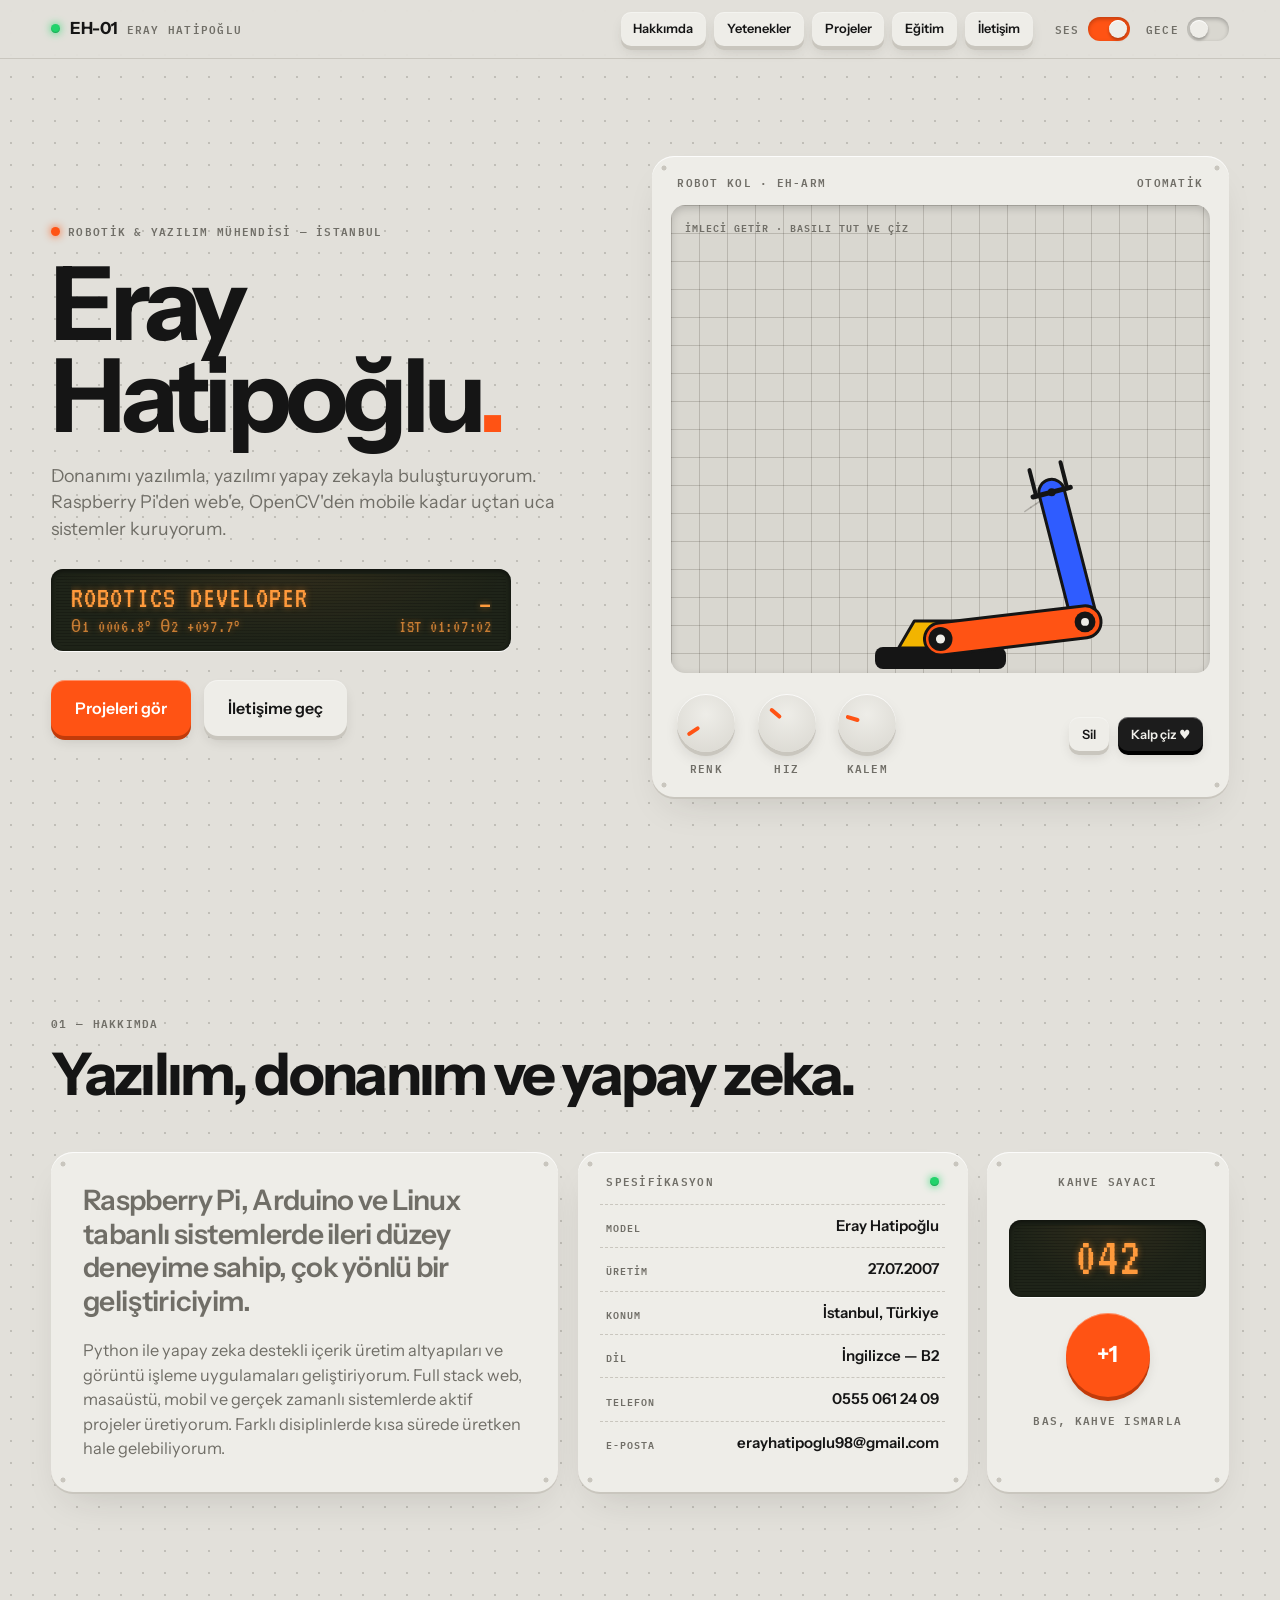
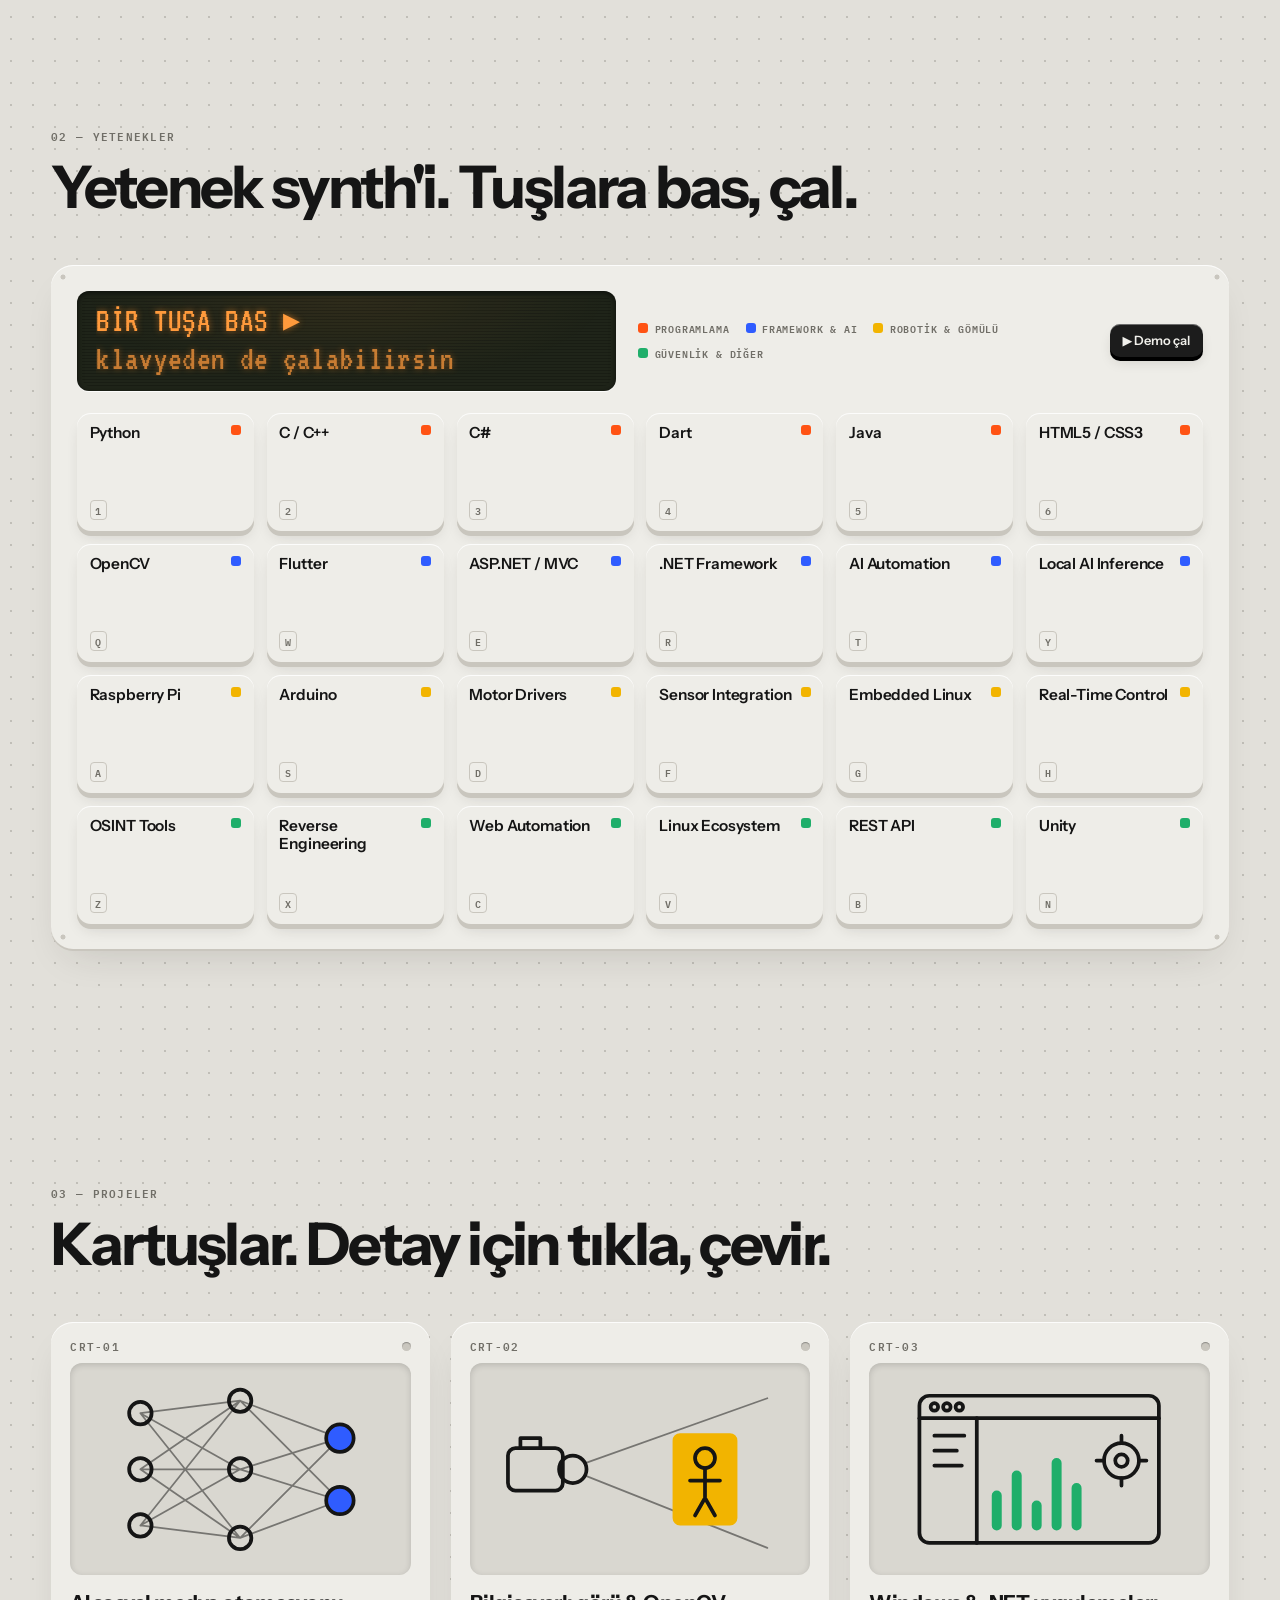
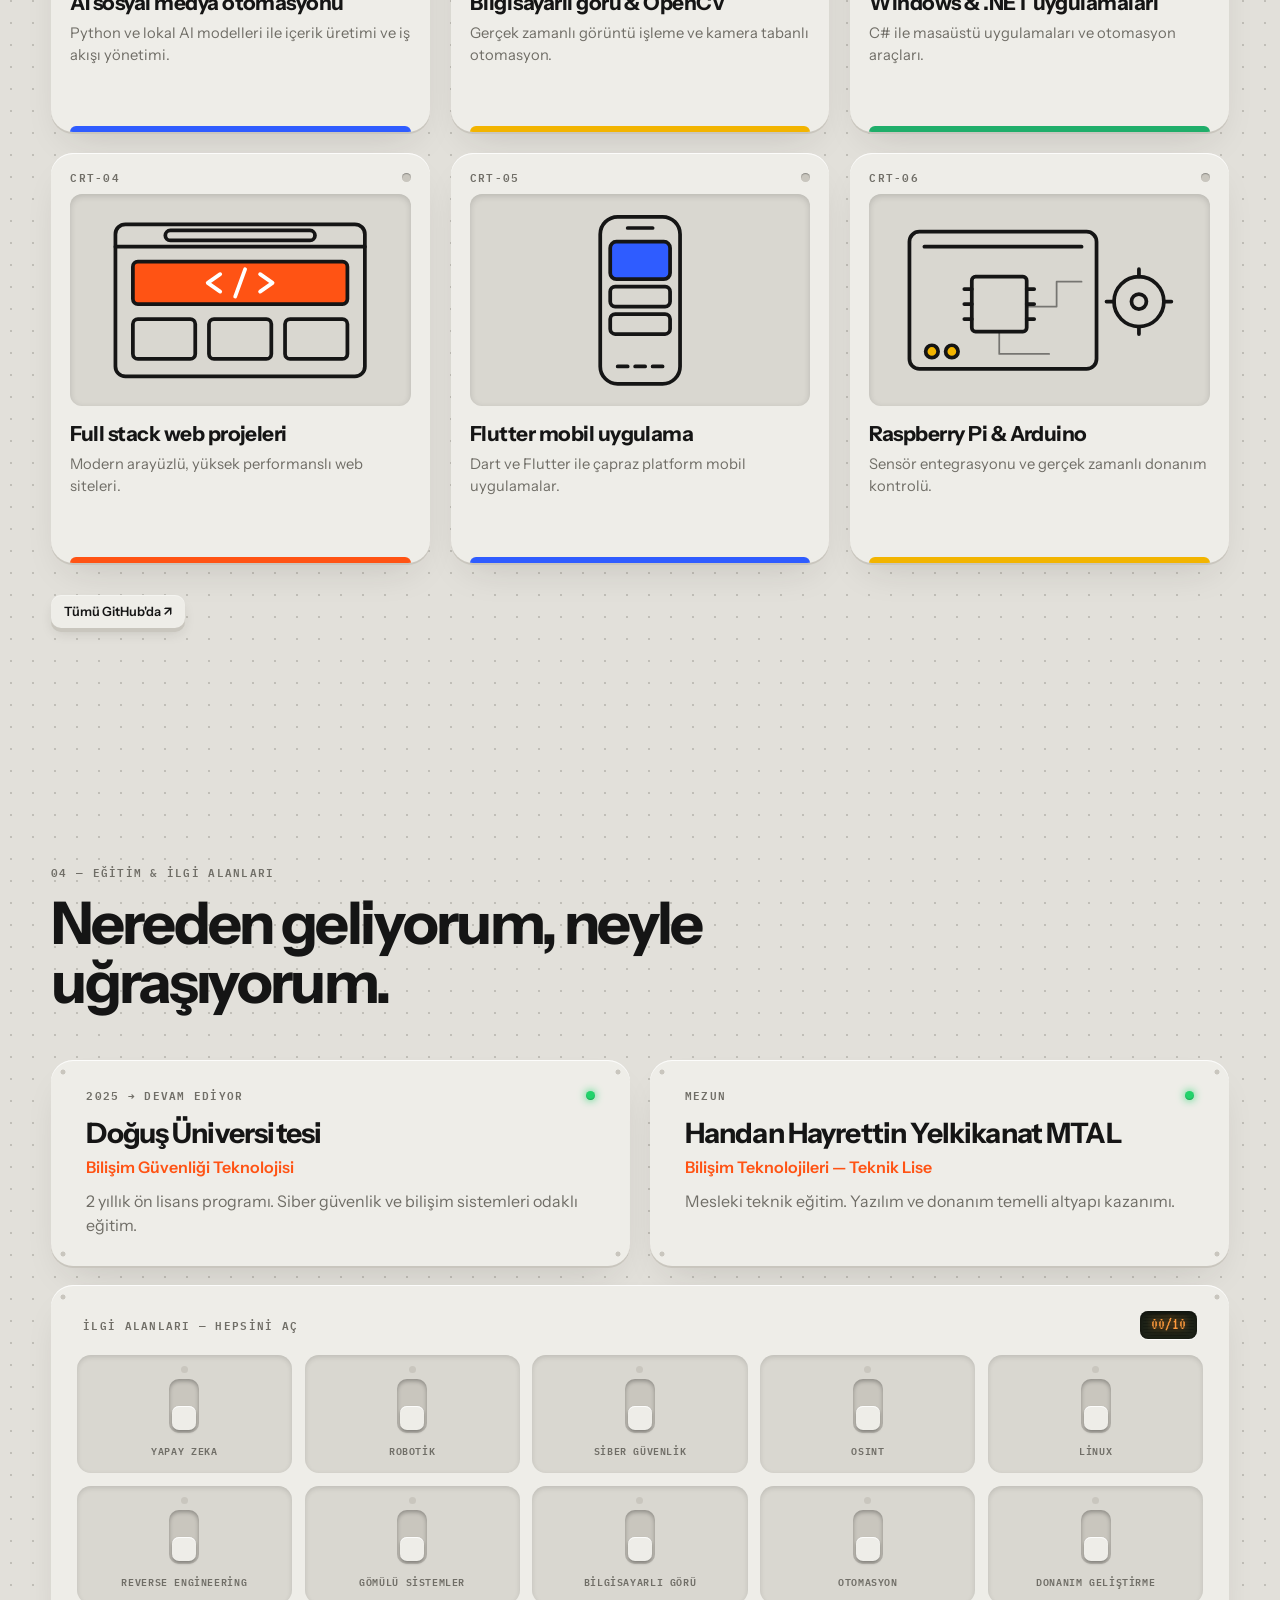
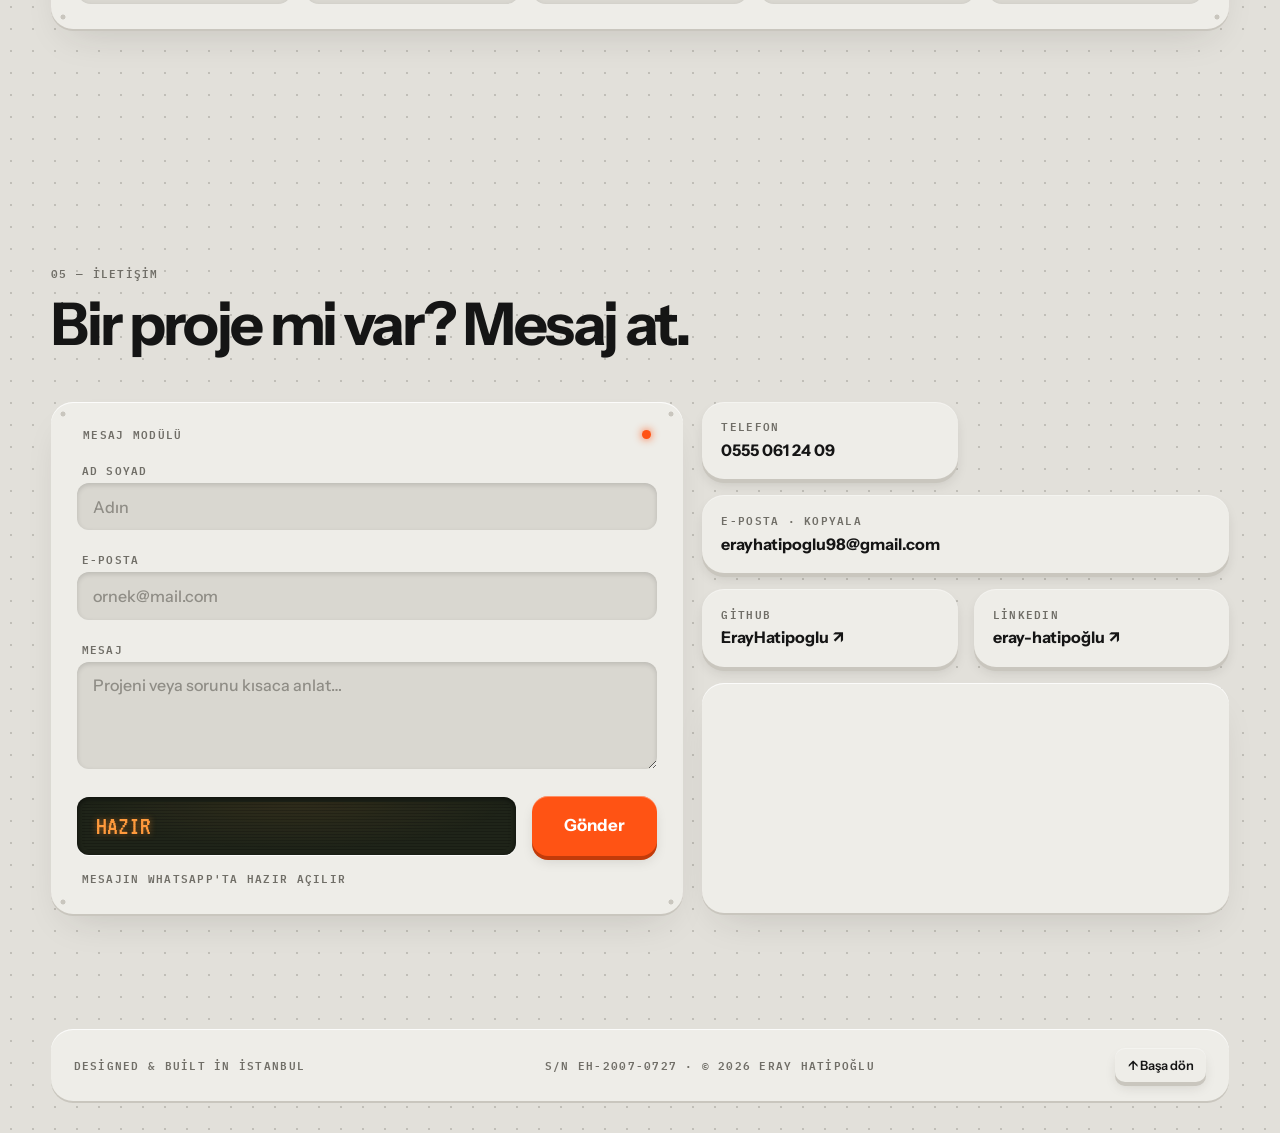
<file: index.html>
<!DOCTYPE html>
<html lang="tr">
<head>
  <meta charset="UTF-8">
  <meta name="viewport" content="width=device-width, initial-scale=1.0">
  <title>Eray Hatipoğlu — EH-01</title>
  <meta name="description" content="Eray Hatipoğlu — İstanbul'da robotik, yapay zeka destekli otomasyon, gömülü sistemler ve full stack geliştirme üzerine çalışan mühendis.">
  <meta name="theme-color" content="#e4e2dd">
  <meta property="og:title" content="Eray Hatipoğlu — EH-01">
  <meta property="og:description" content="Robotik, yapay zeka, gömülü sistemler ve full stack geliştirme.">
  <link rel="icon" href="assets/favicon.svg" type="image/svg+xml">
  <link rel="preconnect" href="https://fonts.googleapis.com">
  <link rel="preconnect" href="https://fonts.gstatic.com" crossorigin>
  <link href="https://fonts.googleapis.com/css2?family=Instrument+Sans:wdth,wght@75..100,400..700&family=IBM+Plex+Mono:wght@500;600&family=VT323&display=swap" rel="stylesheet">
  <link rel="stylesheet" href="assets/style.css">
</head>
<body>

<header class="bar">
  <a href="#hero" class="brand" aria-label="Başa dön"><span class="led led-g blink"></span><b>EH-01</b><small class="lbl">Eray Hatipoğlu</small></a>
  <nav class="nav" aria-label="Ana menü">
    <a href="#about" class="key key-s">Hakkımda</a>
    <a href="#skills" class="key key-s">Yetenekler</a>
    <a href="#work" class="key key-s">Projeler</a>
    <a href="#edu" class="key key-s">Eğitim</a>
    <a href="#contact" class="key key-s">İletişim</a>
  </nav>
  <div class="bar-sw">
    <button class="sw" id="soundSw" role="switch" aria-checked="true" aria-label="Ses"><span class="lbl">Ses</span><i><b></b></i></button>
    <button class="sw" id="themeSw" role="switch" aria-checked="false" aria-label="Karanlık mod"><span class="lbl">Gece</span><i><b></b></i></button>
  </div>
  <button class="key key-s menu-k" id="menuK" aria-label="Menü">Menü</button>
</header>
<div class="drawer" id="drawer">
  <a href="#about" class="key">Hakkımda</a><a href="#skills" class="key">Yetenekler</a><a href="#work" class="key">Projeler</a><a href="#edu" class="key">Eğitim</a><a href="#contact" class="key">İletişim</a>
</div>

<main>

<!-- HERO -->
<section id="hero" class="wrap">
  <div class="hero-l">
    <p class="lbl rv"><span class="led led-o"></span> Robotik &amp; yazılım mühendisi — İstanbul</p>
    <h1 class="name rv">Eray<br>Hatipoğlu<span class="dot">.</span></h1>
    <p class="lead rv">Donanımı yazılımla, yazılımı yapay zekayla buluşturuyorum. Raspberry Pi'den web'e, OpenCV'den mobile kadar uçtan uca sistemler kuruyorum.</p>

    <div class="lcd rv" aria-live="polite">
      <div class="lcd-in">
        <span class="lcd-row"><span id="lcdRole">ROBOTICS DEVELOPER</span><span class="lcd-cur">_</span></span>
        <span class="lcd-row lcd-sm"><span id="lcdInfo">θ1 000.0° θ2 000.0°</span><span id="lcdClock">--:--:--</span></span>
      </div>
    </div>

    <div class="hero-keys rv">
      <a href="#work" class="key key-o key-l">Projeleri gör</a>
      <a href="#contact" class="key key-l">İletişime geç</a>
    </div>
  </div>

  <div class="mod arm-mod rv">
    <div class="mod-h"><span class="lbl">Robot kol · EH-ARM</span><span class="lbl" id="armMode">otomatik</span></div>
    <div class="arm-stage" id="armStage">
      <canvas id="arm" aria-label="Fareyi takip eden robot kol. Basılı tutunca çizer."></canvas>
      <p class="arm-hint">imleci getir · basılı tut ve çiz</p>
    </div>
    <div class="ctrls">
      <div class="knob-w"><div class="knob" id="kHue" data-min="0" data-max="360" data-val="16" tabindex="0" role="slider" aria-label="Renk" aria-valuemin="0" aria-valuemax="360" aria-valuenow="16"><i></i></div><span class="lbl">Renk</span></div>
      <div class="knob-w"><div class="knob" id="kSpeed" data-min="2" data-max="40" data-val="14" tabindex="0" role="slider" aria-label="Hız" aria-valuemin="2" aria-valuemax="40" aria-valuenow="14"><i></i></div><span class="lbl">Hız</span></div>
      <div class="knob-w"><div class="knob" id="kPen" data-min="1" data-max="14" data-val="4" tabindex="0" role="slider" aria-label="Kalem" aria-valuemin="1" aria-valuemax="14" aria-valuenow="4"><i></i></div><span class="lbl">Kalem</span></div>
      <div class="ctrl-keys">
        <button class="key key-s" id="armClear">Sil</button>
        <button class="key key-s key-b" id="armDance">Kalp çiz ♥</button>
      </div>
    </div>
  </div>
</section>

<!-- ABOUT -->
<section id="about" class="wrap sec">
  <div class="sec-h rv"><span class="lbl">01 — Hakkımda</span><h2>Yazılım, donanım ve yapay zeka.</h2></div>
  <div class="about">
    <div class="mod about-txt rv">
      <p class="big">Raspberry Pi, Arduino ve Linux tabanlı sistemlerde ileri düzey deneyime sahip, çok yönlü bir geliştiriciyim.</p>
      <p>Python ile yapay zeka destekli içerik üretim altyapıları ve görüntü işleme uygulamaları geliştiriyorum. Full stack web, masaüstü, mobil ve gerçek zamanlı sistemlerde aktif projeler üretiyorum. Farklı disiplinlerde kısa sürede üretken hale gelebiliyorum.</p>
    </div>
    <div class="mod spec rv">
      <div class="mod-h"><span class="lbl">Spesifikasyon</span><span class="led led-g"></span></div>
      <dl>
        <div><dt>Model</dt><dd>Eray Hatipoğlu</dd></div>
        <div><dt>Üretim</dt><dd>27.07.2007</dd></div>
        <div><dt>Konum</dt><dd>İstanbul, Türkiye</dd></div>
        <div><dt>Dil</dt><dd>İngilizce — B2</dd></div>
        <div><dt>Telefon</dt><dd><a href="tel:+905550612409">0555 061 24 09</a></dd></div>
        <div><dt>E-posta</dt><dd><button class="copy" data-copy="erayhatipoglu98@gmail.com">erayhatipoglu98@gmail.com</button></dd></div>
      </dl>
    </div>
    <div class="mod counter rv">
      <div class="mod-h"><span class="lbl">Kahve sayacı</span></div>
      <div class="lcd lcd-big"><div class="lcd-in"><span id="coffeeN">000</span></div></div>
      <button class="key key-o key-round" id="coffeeK" aria-label="Kahve ısmarla">+1</button>
      <p class="lbl">bas, kahve ısmarla</p>
    </div>
  </div>
</section>

<!-- SKILLS SYNTH -->
<section id="skills" class="wrap sec">
  <div class="sec-h rv"><span class="lbl">02 — Yetenekler</span><h2>Yetenek synth'i. Tuşlara bas, çal.</h2></div>
  <div class="mod synth rv">
    <div class="synth-top">
      <div class="lcd synth-lcd"><div class="lcd-in"><span class="lcd-row" id="synLcd">BİR TUŞA BAS ▸</span><span class="lcd-row lcd-sm" id="synSub">klavyeden de çalabilirsin</span></div></div>
      <div class="synth-legend">
        <span><i style="background:var(--c1)"></i>Programlama</span>
        <span><i style="background:var(--c2)"></i>Framework &amp; AI</span>
        <span><i style="background:var(--c3)"></i>Robotik &amp; Gömülü</span>
        <span><i style="background:var(--c4)"></i>Güvenlik &amp; Diğer</span>
      </div>
      <button class="key key-s key-b" id="synDemo">▶ Demo çal</button>
    </div>
    <div class="pads" id="pads"></div>
  </div>
</section>

<!-- WORK -->
<section id="work" class="wrap sec">
  <div class="sec-h rv"><span class="lbl">03 — Projeler</span><h2>Kartuşlar. Detay için tıkla, çevir.</h2></div>
  <div class="carts">
    <article class="cart rv" style="--cc:var(--c2)" tabindex="0">
      <div class="cart-in">
        <div class="cart-f">
          <div class="cart-h"><span class="lbl">CRT-01</span><span class="led"></span></div>
          <svg class="art" viewBox="0 0 240 150" aria-hidden="true">
            <path class="ln" d="M40 30L120 20M40 30L120 75M40 30L120 130M40 75L120 20M40 75L120 75M40 75L120 130M40 120L120 20M40 120L120 75M40 120L120 130M120 20L200 50M120 75L200 50M120 130L200 50M120 20L200 100M120 75L200 100M120 130L200 100"/>
            <circle cx="40" cy="30" r="9"/><circle cx="40" cy="75" r="9"/><circle cx="40" cy="120" r="9"/>
            <circle cx="120" cy="20" r="9"/><circle cx="120" cy="75" r="9"/><circle cx="120" cy="130" r="9"/>
            <circle class="fx pulse" cx="200" cy="50" r="11"/><circle class="fx pulse d2" cx="200" cy="100" r="11"/>
          </svg>
          <h3>AI sosyal medya otomasyonu</h3>
          <p>Python ve lokal AI modelleri ile içerik üretimi ve iş akışı yönetimi.</p>
        </div>
        <div class="cart-b">
          <span class="lbl">Detay</span>
          <p>Lokal AI modelleriyle otomatik içerik üretimi, iş akışı yönetimi ve medya işleme altyapısı.</p>
          <div class="tags"><span>Python</span><span>Local AI</span><span>Automation</span></div>
          <span class="lbl back">↺ geri çevir</span>
        </div>
      </div>
    </article>

    <article class="cart rv" style="--cc:var(--c3)" tabindex="0">
      <div class="cart-in">
        <div class="cart-f">
          <div class="cart-h"><span class="lbl">CRT-02</span><span class="led"></span></div>
          <svg class="art" viewBox="0 0 240 150" aria-hidden="true">
            <rect x="14" y="58" width="44" height="34" rx="6"/><circle cx="66" cy="75" r="11"/><path d="M24 58v-8h16v8"/>
            <path class="ln" d="M76 70L222 18M76 80L222 138"/>
            <rect class="fx scan" x="148" y="48" width="48" height="70" rx="4"/>
            <circle cx="172" cy="66" r="8"/><path d="M172 74v24M160 84h24M172 98l-8 14M172 98l8 14"/>
          </svg>
          <h3>Bilgisayarlı görü &amp; OpenCV</h3>
          <p>Gerçek zamanlı görüntü işleme ve kamera tabanlı otomasyon.</p>
        </div>
        <div class="cart-b">
          <span class="lbl">Detay</span>
          <p>Gerçek zamanlı görüntü işleme, nesne tespiti ve kamera tabanlı otomasyon sistemleri geliştirme.</p>
          <div class="tags"><span>Python</span><span>OpenCV</span><span>CV</span></div>
          <span class="lbl back">↺ geri çevir</span>
        </div>
      </div>
    </article>

    <article class="cart rv" style="--cc:var(--c4)" tabindex="0">
      <div class="cart-in">
        <div class="cart-f">
          <div class="cart-h"><span class="lbl">CRT-03</span><span class="led"></span></div>
          <svg class="art" viewBox="0 0 240 150" aria-hidden="true">
            <rect x="24" y="16" width="192" height="118" rx="8"/><path d="M24 34h192"/><circle cx="36" cy="25" r="3"/><circle cx="46" cy="25" r="3"/><circle cx="56" cy="25" r="3"/>
            <path d="M70 34v100M36 48h24M36 60h18M36 72h22"/>
            <path class="fx-s" d="M86 120V96M102 120V80M118 120V104M134 120V70M150 120V90"/>
            <g class="spin"><circle cx="186" cy="68" r="14"/><circle cx="186" cy="68" r="5"/><path d="M186 48v6M186 82v6M166 68h6M200 68h6"/></g>
          </svg>
          <h3>Windows &amp; .NET uygulamaları</h3>
          <p>C# ile masaüstü uygulamaları ve otomasyon araçları.</p>
        </div>
        <div class="cart-b">
          <span class="lbl">Detay</span>
          <p>ASP.NET, .NET Framework ve C# ile masaüstü uygulamaları ve kapsamlı otomasyon araçları.</p>
          <div class="tags"><span>C#</span><span>ASP.NET</span><span>.NET</span></div>
          <span class="lbl back">↺ geri çevir</span>
        </div>
      </div>
    </article>

    <article class="cart rv" style="--cc:var(--c1)" tabindex="0">
      <div class="cart-in">
        <div class="cart-f">
          <div class="cart-h"><span class="lbl">CRT-04</span><span class="led"></span></div>
          <svg class="art" viewBox="0 0 240 150" aria-hidden="true">
            <rect x="20" y="14" width="200" height="122" rx="8"/><path d="M20 32h200"/><rect x="60" y="19" width="120" height="8" rx="4"/>
            <rect class="fx-f" x="34" y="44" width="172" height="34" rx="4"/><rect x="34" y="90" width="50" height="32" rx="4"/><rect x="95" y="90" width="50" height="32" rx="4"/><rect x="156" y="90" width="50" height="32" rx="4"/>
            <path class="inv" d="M104 54l-10 7 10 7M136 54l10 7-10 7M124 50l-8 22"/>
          </svg>
          <h3>Full stack web projeleri</h3>
          <p>Modern arayüzlü, yüksek performanslı web siteleri.</p>
        </div>
        <div class="cart-b">
          <span class="lbl">Detay</span>
          <p>Modern arayüzlere sahip yüksek performanslı web siteleri. Uçtan uca geliştirme.</p>
          <div class="tags"><span>ASP.NET MVC</span><span>HTML/CSS</span><span>JS</span></div>
          <span class="lbl back">↺ geri çevir</span>
        </div>
      </div>
    </article>

    <article class="cart rv" style="--cc:var(--c2)" tabindex="0">
      <div class="cart-in">
        <div class="cart-f">
          <div class="cart-h"><span class="lbl">CRT-05</span><span class="led"></span></div>
          <svg class="art" viewBox="0 0 240 150" aria-hidden="true">
            <rect x="88" y="8" width="64" height="134" rx="14"/><path d="M110 17h20"/>
            <rect class="fx-f" x="96" y="28" width="48" height="30" rx="5"/>
            <rect class="slide" x="96" y="64" width="48" height="16" rx="4"/><rect class="slide d2" x="96" y="86" width="48" height="16" rx="4"/>
            <path d="M102 128h8M116 128h8M130 128h8"/>
          </svg>
          <h3>Flutter mobil uygulama</h3>
          <p>Dart ve Flutter ile çapraz platform mobil uygulamalar.</p>
        </div>
        <div class="cart-b">
          <span class="lbl">Detay</span>
          <p>Dart ve Flutter ile çapraz platform modern mobil uygulamalar ve performanslı UI/UX geliştirme.</p>
          <div class="tags"><span>Flutter</span><span>Dart</span><span>Mobile</span></div>
          <span class="lbl back">↺ geri çevir</span>
        </div>
      </div>
    </article>

    <article class="cart rv" style="--cc:var(--c3)" tabindex="0">
      <div class="cart-in">
        <div class="cart-f">
          <div class="cart-h"><span class="lbl">CRT-06</span><span class="led"></span></div>
          <svg class="art" viewBox="0 0 240 150" aria-hidden="true">
            <rect x="16" y="20" width="150" height="110" rx="8"/>
            <path d="M28 32h126"/><rect x="66" y="56" width="44" height="44" rx="3"/><path d="M60 66h6M60 78h6M60 90h6M110 66h6M110 78h6M110 90h6"/>
            <circle class="fx blink" cx="34" cy="116" r="5"/><circle class="fx blink d2" cx="50" cy="116" r="5"/>
            <path class="ln" d="M110 80h24v-20h20M88 100v18h40"/>
            <g class="spin"><circle cx="200" cy="76" r="20"/><circle cx="200" cy="76" r="6"/><path d="M200 50v6M200 96v6M174 76h6M220 76h6"/></g>
          </svg>
          <h3>Raspberry Pi &amp; Arduino</h3>
          <p>Sensör entegrasyonu ve gerçek zamanlı donanım kontrolü.</p>
        </div>
        <div class="cart-b">
          <span class="lbl">Detay</span>
          <p>Sensör entegrasyonu, motor sürücü sistemleri ve gerçek zamanlı gömülü Linux geliştirme.</p>
          <div class="tags"><span>Raspberry Pi</span><span>Arduino</span><span>Embedded</span></div>
          <span class="lbl back">↺ geri çevir</span>
        </div>
      </div>
    </article>
  </div>
  <a class="key key-s more rv" href="https://github.com/ErayHatipoglu" target="_blank" rel="noopener">Tümü GitHub'da ↗</a>
</section>

<!-- EDUCATION + INTERESTS -->
<section id="edu" class="wrap sec">
  <div class="sec-h rv"><span class="lbl">04 — Eğitim &amp; ilgi alanları</span><h2>Nereden geliyorum, neyle uğraşıyorum.</h2></div>
  <div class="edu">
    <div class="mod edu-m rv">
      <div class="mod-h"><span class="lbl">2025 → devam ediyor</span><span class="led led-g blink"></span></div>
      <h3>Doğuş Üniversitesi</h3>
      <p class="edu-f">Bilişim Güvenliği Teknolojisi</p>
      <p>2 yıllık ön lisans programı. Siber güvenlik ve bilişim sistemleri odaklı eğitim.</p>
    </div>
    <div class="mod edu-m rv">
      <div class="mod-h"><span class="lbl">Mezun</span><span class="led led-g"></span></div>
      <h3>Handan Hayrettin Yelkikanat MTAL</h3>
      <p class="edu-f">Bilişim Teknolojileri — Teknik Lise</p>
      <p>Mesleki teknik eğitim. Yazılım ve donanım temelli altyapı kazanımı.</p>
    </div>
  </div>

  <div class="mod switches rv">
    <div class="mod-h"><span class="lbl">İlgi alanları — hepsini aç</span><span class="lcd lcd-tiny"><span class="lcd-in"><span id="swCount">00/10</span></span></span></div>
    <div class="sw-bank" id="swBank">
      <button class="tog" aria-pressed="false"><i></i><span>Yapay zeka</span></button>
      <button class="tog" aria-pressed="false"><i></i><span>Robotik</span></button>
      <button class="tog" aria-pressed="false"><i></i><span>Siber güvenlik</span></button>
      <button class="tog" aria-pressed="false"><i></i><span>OSINT</span></button>
      <button class="tog" aria-pressed="false"><i></i><span>Linux</span></button>
      <button class="tog" aria-pressed="false"><i></i><span>Reverse engineering</span></button>
      <button class="tog" aria-pressed="false"><i></i><span>Gömülü sistemler</span></button>
      <button class="tog" aria-pressed="false"><i></i><span>Bilgisayarlı görü</span></button>
      <button class="tog" aria-pressed="false"><i></i><span>Otomasyon</span></button>
      <button class="tog" aria-pressed="false"><i></i><span>Donanım geliştirme</span></button>
    </div>
  </div>
</section>

<!-- CONTACT -->
<section id="contact" class="wrap sec">
  <div class="sec-h rv"><span class="lbl">05 — İletişim</span><h2>Bir proje mi var? Mesaj at.</h2></div>
  <div class="contact">
    <form class="mod form rv" id="waForm" novalidate>
      <div class="mod-h"><span class="lbl">Mesaj modülü</span><span class="led led-o" id="formLed"></span></div>
      <label class="fld"><span class="lbl">Ad soyad</span><input id="waName" type="text" autocomplete="name" placeholder="Adın"></label>
      <label class="fld"><span class="lbl">E-posta</span><input id="waEmail" type="email" autocomplete="email" placeholder="ornek@mail.com"></label>
      <label class="fld"><span class="lbl">Mesaj</span><textarea id="waMsg" rows="4" placeholder="Projeni veya sorunu kısaca anlat…"></textarea></label>
      <div class="send-row">
        <div class="lcd send-lcd"><div class="lcd-in"><span id="sendLcd">HAZIR</span></div></div>
        <button class="key key-o key-big" type="submit">Gönder</button>
      </div>
      <p class="lbl note">Mesajın WhatsApp'ta hazır açılır</p>
    </form>

    <div class="c-side">
      <a class="key c-key rv" href="tel:+905550612409"><span class="lbl">Telefon</span><b>0555 061 24 09</b></a>
      <button class="key c-key copy rv" data-copy="erayhatipoglu98@gmail.com"><span class="lbl">E-posta · kopyala</span><b>erayhatipoglu98@gmail.com</b></button>
      <a class="key c-key rv" href="https://github.com/ErayHatipoglu" target="_blank" rel="noopener"><span class="lbl">GitHub</span><b>ErayHatipoglu ↗</b></a>
      <a class="key c-key rv" href="https://linkedin.com/in/eray-hatipoğlu-8ba690410" target="_blank" rel="noopener"><span class="lbl">LinkedIn</span><b>eray-hatipoğlu ↗</b></a>
      <div class="mod map rv">
        <iframe title="İstanbul haritası" src="https://www.google.com/maps/embed?pb=!1m18!1m12!1m3!1d192697.74115498895!2d28.872396!3d41.0050948!2m3!1f0!2f0!3f0!3m2!1i1024!2i768!4f13.1!3m3!1m2!1s0x14caa7040068086b%3A0xe1ccfe98bc01b0d0!2zSXN0YW5idWwsIFTDvHJraXll!5e0!3m2!1str!2str!4v1700000000000" loading="lazy" referrerpolicy="no-referrer-when-downgrade"></iframe>
      </div>
    </div>
  </div>
</section>
</main>

<footer class="wrap foot">
  <div class="plate">
    <span class="lbl">Designed &amp; built in İstanbul</span>
    <span class="lbl">S/N EH-2007-0727 · © <span id="year">2025</span> Eray Hatipoğlu</span>
    <a href="#hero" class="key key-s">↑ Başa dön</a>
  </div>
</footer>

<canvas id="fx" aria-hidden="true"></canvas>
<div class="toast" id="toast" role="status"></div>
<script src="assets/main.js"></script>
</body>
</html>
</file>
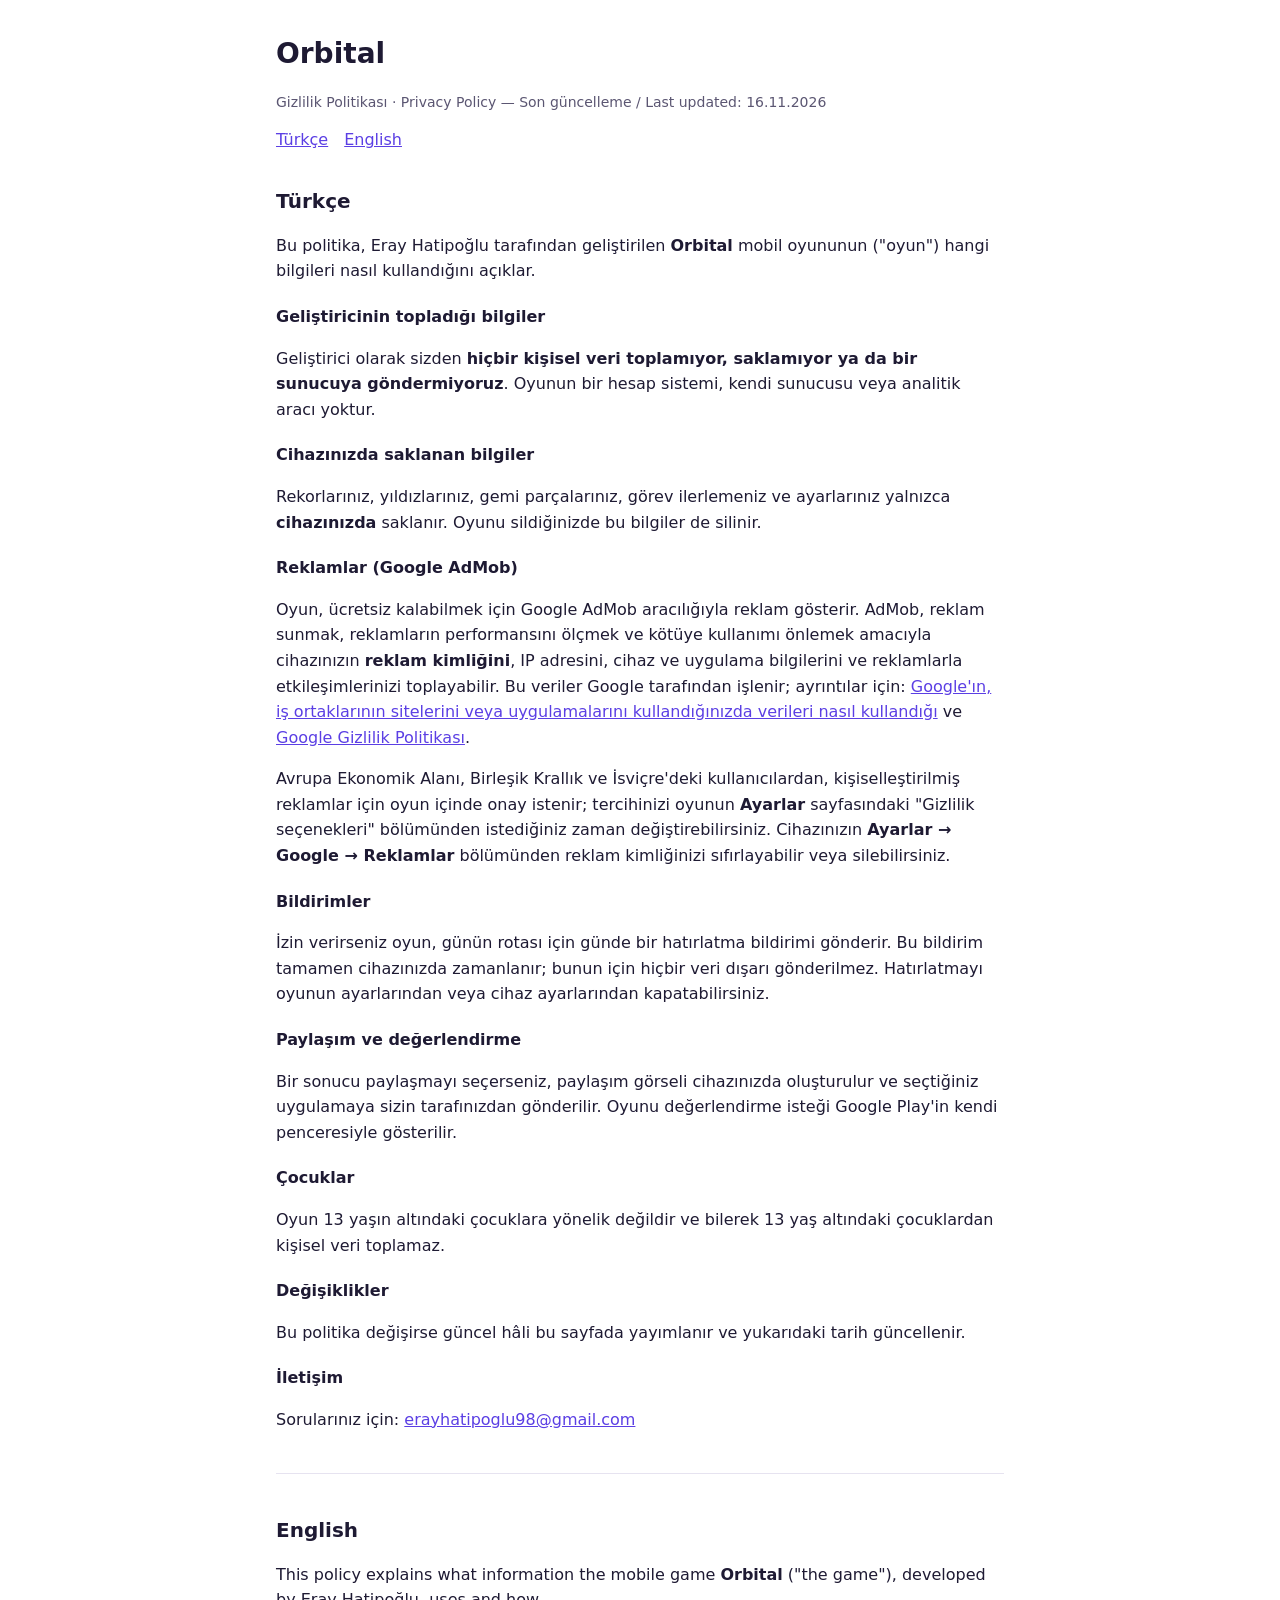
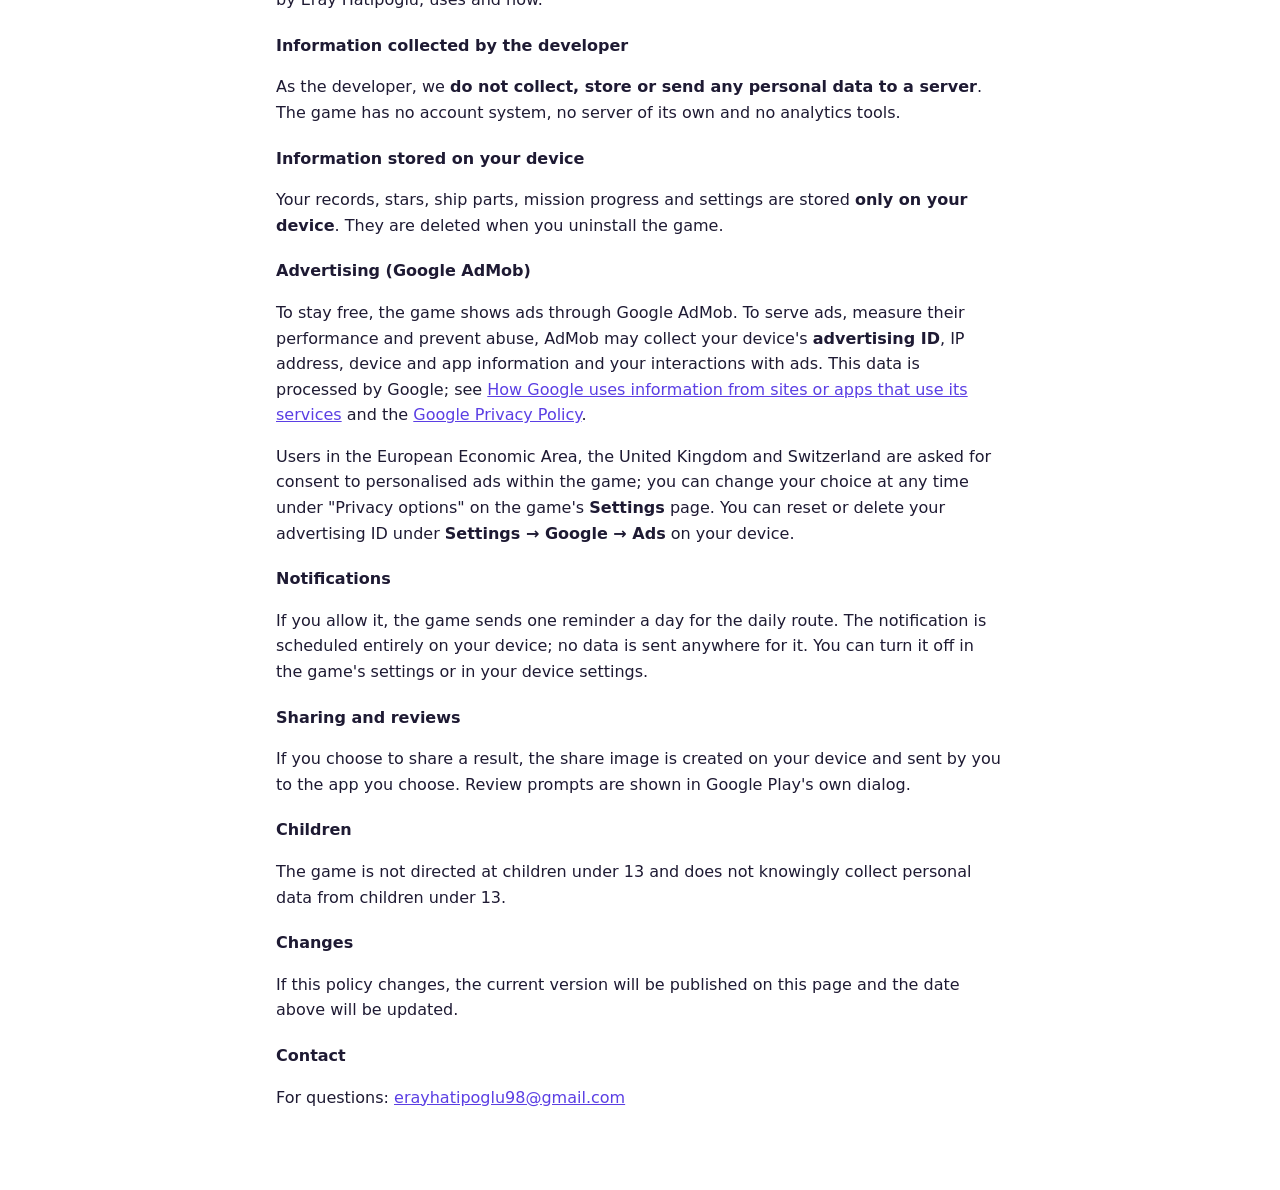
<file: orbital/privacy.html>
<!doctype html>
<html lang="tr">
<head>
<meta charset="utf-8">
<meta name="viewport" content="width=device-width, initial-scale=1">
<title>Orbital — Gizlilik Politikası / Privacy Policy</title>
<style>
  :root { --bg:#ffffff; --ink:#1e1a33; --muted:#5b5672; --line:#e6e3f0; --accent:#5b3fe4; }
  @media (prefers-color-scheme: dark) {
    :root { --bg:#14111f; --ink:#f1eefb; --muted:#b4aed0; --line:#2c2742; --accent:#a99bff; }
  }
  * { box-sizing:border-box; }
  body { margin:0; background:var(--bg); color:var(--ink); font:16px/1.6 system-ui, -apple-system, "Segoe UI", Roboto, sans-serif; }
  main { max-width:760px; margin:0 auto; padding:32px 16px 64px; }
  h1 { font-size:28px; margin:0 0 4px; }
  h2 { font-size:20px; margin:32px 0 8px; }
  h3 { font-size:16px; margin:20px 0 4px; }
  p, li { color:var(--ink); }
  .muted { color:var(--muted); font-size:14px; }
  hr { border:0; border-top:1px solid var(--line); margin:40px 0; }
  a { color:var(--accent); }
  nav a { margin-right:16px; }
</style>
</head>
<body>
<main>
<h1>Orbital</h1>
<p class="muted">Gizlilik Politikası · Privacy Policy — Son güncelleme / Last updated: 16.11.2026</p>
<nav><a href="#tr">Türkçe</a><a href="#en">English</a></nav>

<section id="tr">
<h2>Türkçe</h2>
<p>Bu politika, Eray Hatipoğlu tarafından geliştirilen <strong>Orbital</strong> mobil oyununun ("oyun") hangi bilgileri nasıl kullandığını açıklar.</p>

<h3>Geliştiricinin topladığı bilgiler</h3>
<p>Geliştirici olarak sizden <strong>hiçbir kişisel veri toplamıyor, saklamıyor ya da bir sunucuya göndermiyoruz</strong>. Oyunun bir hesap sistemi, kendi sunucusu veya analitik aracı yoktur.</p>

<h3>Cihazınızda saklanan bilgiler</h3>
<p>Rekorlarınız, yıldızlarınız, gemi parçalarınız, görev ilerlemeniz ve ayarlarınız yalnızca <strong>cihazınızda</strong> saklanır. Oyunu sildiğinizde bu bilgiler de silinir.</p>

<h3>Reklamlar (Google AdMob)</h3>
<p>Oyun, ücretsiz kalabilmek için Google AdMob aracılığıyla reklam gösterir. AdMob, reklam sunmak, reklamların performansını ölçmek ve kötüye kullanımı önlemek amacıyla cihazınızın <strong>reklam kimliğini</strong>, IP adresini, cihaz ve uygulama bilgilerini ve reklamlarla etkileşimlerinizi toplayabilir. Bu veriler Google tarafından işlenir; ayrıntılar için:
<a href="https://policies.google.com/technologies/partner-sites">Google'ın, iş ortaklarının sitelerini veya uygulamalarını kullandığınızda verileri nasıl kullandığı</a> ve
<a href="https://policies.google.com/privacy">Google Gizlilik Politikası</a>.</p>
<p>Avrupa Ekonomik Alanı, Birleşik Krallık ve İsviçre'deki kullanıcılardan, kişiselleştirilmiş reklamlar için oyun içinde onay istenir; tercihinizi oyunun <strong>Ayarlar</strong> sayfasındaki "Gizlilik seçenekleri" bölümünden istediğiniz zaman değiştirebilirsiniz. Cihazınızın <strong>Ayarlar → Google → Reklamlar</strong> bölümünden reklam kimliğinizi sıfırlayabilir veya silebilirsiniz.</p>

<h3>Bildirimler</h3>
<p>İzin verirseniz oyun, günün rotası için günde bir hatırlatma bildirimi gönderir. Bu bildirim tamamen cihazınızda zamanlanır; bunun için hiçbir veri dışarı gönderilmez. Hatırlatmayı oyunun ayarlarından veya cihaz ayarlarından kapatabilirsiniz.</p>

<h3>Paylaşım ve değerlendirme</h3>
<p>Bir sonucu paylaşmayı seçerseniz, paylaşım görseli cihazınızda oluşturulur ve seçtiğiniz uygulamaya sizin tarafınızdan gönderilir. Oyunu değerlendirme isteği Google Play'in kendi penceresiyle gösterilir.</p>

<h3>Çocuklar</h3>
<p>Oyun 13 yaşın altındaki çocuklara yönelik değildir ve bilerek 13 yaş altındaki çocuklardan kişisel veri toplamaz.</p>

<h3>Değişiklikler</h3>
<p>Bu politika değişirse güncel hâli bu sayfada yayımlanır ve yukarıdaki tarih güncellenir.</p>

<h3>İletişim</h3>
<p>Sorularınız için: <a href="mailto:erayhatipoglu98@gmail.com">erayhatipoglu98@gmail.com</a></p>
</section>

<hr>

<section id="en" lang="en">
<h2>English</h2>
<p>This policy explains what information the mobile game <strong>Orbital</strong> ("the game"), developed by Eray Hatipoğlu, uses and how.</p>

<h3>Information collected by the developer</h3>
<p>As the developer, we <strong>do not collect, store or send any personal data to a server</strong>. The game has no account system, no server of its own and no analytics tools.</p>

<h3>Information stored on your device</h3>
<p>Your records, stars, ship parts, mission progress and settings are stored <strong>only on your device</strong>. They are deleted when you uninstall the game.</p>

<h3>Advertising (Google AdMob)</h3>
<p>To stay free, the game shows ads through Google AdMob. To serve ads, measure their performance and prevent abuse, AdMob may collect your device's <strong>advertising ID</strong>, IP address, device and app information and your interactions with ads. This data is processed by Google; see
<a href="https://policies.google.com/technologies/partner-sites">How Google uses information from sites or apps that use its services</a> and the
<a href="https://policies.google.com/privacy">Google Privacy Policy</a>.</p>
<p>Users in the European Economic Area, the United Kingdom and Switzerland are asked for consent to personalised ads within the game; you can change your choice at any time under "Privacy options" on the game's <strong>Settings</strong> page. You can reset or delete your advertising ID under <strong>Settings → Google → Ads</strong> on your device.</p>

<h3>Notifications</h3>
<p>If you allow it, the game sends one reminder a day for the daily route. The notification is scheduled entirely on your device; no data is sent anywhere for it. You can turn it off in the game's settings or in your device settings.</p>

<h3>Sharing and reviews</h3>
<p>If you choose to share a result, the share image is created on your device and sent by you to the app you choose. Review prompts are shown in Google Play's own dialog.</p>

<h3>Children</h3>
<p>The game is not directed at children under 13 and does not knowingly collect personal data from children under 13.</p>

<h3>Changes</h3>
<p>If this policy changes, the current version will be published on this page and the date above will be updated.</p>

<h3>Contact</h3>
<p>For questions: <a href="mailto:erayhatipoglu98@gmail.com">erayhatipoglu98@gmail.com</a></p>
</section>
</main>
</body>
</html>
</file>
<file: assets/style.css>
*,*::before,*::after{box-sizing:border-box;margin:0;padding:0}

:root{
  --hue:16;
  --acc:hsl(var(--hue) 100% 54%);
  --acc-d:hsl(var(--hue) 90% 40%);
  --body:#e2e0da;
  --panel:#eeede8;
  --panel-d:#c9c6be;
  --inset:#d9d7d0;
  --ink:#151515;
  --mut:#706e67;
  --hi:rgba(255,255,255,.85);
  --sh:rgba(40,35,25,.18);
  --c1:var(--acc);
  --c2:#2f5cff;
  --c3:#f2b400;
  --c4:#1fae6a;
  --lcd-bg:#1f2419;
  --lcd-fg:#ff9a3c;
  --sans:'Instrument Sans',system-ui,sans-serif;
  --mono:'IBM Plex Mono',ui-monospace,monospace;
  --pix:'VT323',ui-monospace,monospace;
  --gut:clamp(1rem,4vw,3.5rem);
  --r:22px;
  --out:cubic-bezier(.16,1,.3,1);
  --spring:cubic-bezier(.34,1.56,.64,1);
}
html.dark{
  --body:#161616;
  --panel:#232322;
  --panel-d:#0a0a0a;
  --inset:#1a1a19;
  --ink:#f1f0eb;
  --mut:#8f8d86;
  --hi:rgba(255,255,255,.07);
  --sh:rgba(0,0,0,.5);
  --lcd-bg:#0d0f0b;
}
::view-transition-old(root),::view-transition-new(root){animation:none;mix-blend-mode:normal}
::view-transition-new(root){z-index:2}

html{scroll-behavior:smooth;-webkit-text-size-adjust:100%}
body{font-family:var(--sans);background-color:var(--body);color:var(--ink);line-height:1.5;overflow-x:clip;-webkit-font-smoothing:antialiased;
  background-image:radial-gradient(var(--sh) .8px,transparent .8px);background-size:22px 22px}
::selection{background:var(--acc);color:#fff}
a{color:inherit}
button{font:inherit;color:inherit;background:none;border:0;cursor:pointer}
:focus-visible{outline:2px solid var(--acc);outline-offset:3px}
.wrap{max-width:1360px;margin:0 auto;padding-inline:var(--gut)}
.lbl{font:600 .66rem/1.3 var(--mono);letter-spacing:.12em;text-transform:uppercase;color:var(--mut);display:inline-flex;align-items:center;gap:.5rem}

/* LED */
.led{width:9px;height:9px;border-radius:50%;background:var(--panel-d);box-shadow:inset 0 1px 1px rgba(0,0,0,.3);display:inline-block;flex-shrink:0;transition:background .2s,box-shadow .2s}
.led-g{background:#22d36b;box-shadow:0 0 8px #22d36b,inset 0 -1px 1px rgba(0,0,0,.2)}
.led-o{background:var(--acc);box-shadow:0 0 8px var(--acc)}
.blink{animation:blink 1.6s steps(1) infinite}
@keyframes blink{50%{opacity:.25}}

/* MODULE */
.mod{position:relative;background:var(--panel);border-radius:var(--r);padding:1.4rem;
  box-shadow:inset 0 1px 0 var(--hi),0 2px 0 var(--panel-d),0 18px 40px -18px var(--sh)}
.mod::before{content:'';position:absolute;inset:9px;pointer-events:none;
  background:
    radial-gradient(circle at 3px 3px,var(--panel-d) 2.2px,transparent 2.8px),
    radial-gradient(circle at calc(100% - 3px) 3px,var(--panel-d) 2.2px,transparent 2.8px),
    radial-gradient(circle at 3px calc(100% - 3px),var(--panel-d) 2.2px,transparent 2.8px),
    radial-gradient(circle at calc(100% - 3px) calc(100% - 3px),var(--panel-d) 2.2px,transparent 2.8px)}
.mod-h{display:flex;justify-content:space-between;align-items:center;gap:1rem;margin-bottom:1rem;padding:0 .4rem}

/* KEYS */
.key{--kc:var(--panel);--kd:var(--panel-d);--kt:var(--ink);
  display:inline-flex;align-items:center;justify-content:center;gap:.5rem;text-decoration:none;
  background:var(--kc);color:var(--kt);border-radius:12px;padding:.7rem 1.1rem;font-weight:600;font-size:.92rem;
  box-shadow:inset 0 1px 0 rgba(255,255,255,.35),0 4px 0 var(--kd),0 7px 14px -4px var(--sh);
  transition:transform .08s,box-shadow .08s,background .3s;user-select:none;-webkit-user-select:none;position:relative}
.key:active,.key.down{transform:translateY(3px);box-shadow:inset 0 1px 0 rgba(255,255,255,.25),0 1px 0 var(--kd),0 2px 4px -2px var(--sh)}
.key-o{--kc:var(--acc);--kd:var(--acc-d);--kt:#fff}
.key-b{--kc:#1c1c1c;--kd:#000;--kt:#f1f0eb}
html.dark .key-b{--kc:#3a3a38}
.key-s{padding:.45rem .8rem;font-size:.8rem;border-radius:10px}
.key-l{padding:1rem 1.5rem;font-size:1rem;border-radius:14px}
.key-big{padding:1.1rem 2rem;font-size:1.05rem;border-radius:16px;font-weight:700}
.key-round{width:84px;height:84px;border-radius:50%;font-size:1.4rem;font-weight:700}

/* SWITCH */
.sw{display:inline-flex;align-items:center;gap:.5rem}
.sw i{width:42px;height:24px;border-radius:24px;background:var(--inset);box-shadow:inset 0 2px 4px rgba(0,0,0,.25);position:relative;transition:background .25s}
.sw i b{position:absolute;top:3px;left:3px;width:18px;height:18px;border-radius:50%;background:var(--panel);box-shadow:0 2px 3px rgba(0,0,0,.3),inset 0 1px 0 var(--hi);transition:transform .3s var(--spring)}
.sw[aria-checked="true"] i{background:var(--acc)}
.sw[aria-checked="true"] i b{transform:translateX(18px)}

/* LCD */
.lcd{background:var(--lcd-bg);border-radius:12px;padding:5px;box-shadow:inset 0 2px 6px rgba(0,0,0,.6),0 1px 0 var(--hi)}
.lcd-in{display:flex;flex-direction:column;justify-content:center;border-radius:8px;padding:.6rem .9rem;font-family:var(--pix);color:var(--lcd-fg);text-shadow:0 0 6px rgba(255,140,40,.55);line-height:1;
  background:repeating-linear-gradient(0deg,rgba(0,0,0,.18) 0 1px,transparent 1px 3px),radial-gradient(ellipse at 50% 0%,rgba(255,150,60,.08),transparent 70%)}
.lcd-row{display:flex;justify-content:space-between;gap:1rem;font-size:1.9rem;letter-spacing:.04em;white-space:nowrap;overflow:hidden}
.lcd-sm{font-size:1.15rem;opacity:.75;margin-top:.25rem}
.lcd-cur{animation:blink 1s steps(1) infinite}
.lcd-tiny{padding:3px;border-radius:8px}
.lcd-tiny .lcd-in{padding:.15rem .5rem;font-size:1.1rem}

/* BAR */
.bar{position:sticky;top:0;z-index:50;display:flex;align-items:center;gap:1.4rem;padding:.75rem var(--gut);background:color-mix(in srgb,var(--body) 86%,transparent);backdrop-filter:blur(10px);-webkit-backdrop-filter:blur(10px);border-bottom:1px solid var(--panel-d);transition:transform .45s var(--out)}
.bar.hide{transform:translateY(-110%)}
.brand{display:flex;align-items:center;gap:.6rem;text-decoration:none}
.brand b{font-weight:700;font-size:1.05rem;letter-spacing:-.01em}
.nav{display:flex;gap:.5rem;margin-left:auto}
.bar-sw{display:flex;gap:1rem}
.menu-k{display:none}
.drawer{position:fixed;inset:0;z-index:45;background:var(--body);padding:6rem var(--gut) 2rem;display:flex;flex-direction:column;gap:.9rem;transform:translateY(-100%);transition:transform .55s var(--out)}
.drawer.open{transform:none}
.drawer .key{font-size:1.4rem;padding:1.1rem;justify-content:flex-start}

/* HERO */
#hero{display:grid;grid-template-columns:1fr 1.05fr;gap:clamp(1.5rem,4vw,3.5rem);align-items:center;min-height:calc(100svh - 64px);padding-block:clamp(2rem,5vw,4rem)}
.name{font-weight:700;font-size:clamp(3.1rem,8vw,7.4rem);line-height:.9;letter-spacing:-.055em;margin:1rem 0 1.3rem}
.name .dot{color:var(--acc)}
.lead{font-size:clamp(1.02rem,1.4vw,1.2rem);color:var(--mut);max-width:44ch;margin-bottom:1.6rem}
.hero-l .lcd{max-width:460px;margin-bottom:1.8rem}
.hero-keys{display:flex;gap:.8rem;flex-wrap:wrap}
.arm-mod{padding:1.2rem}
.arm-stage{position:relative;height:clamp(340px,52vh,520px);border-radius:14px;background-color:var(--inset);overflow:hidden;box-shadow:inset 0 3px 8px rgba(0,0,0,.18);
  background-image:linear-gradient(var(--sh) 1px,transparent 1px),linear-gradient(90deg,var(--sh) 1px,transparent 1px);background-size:28px 28px}
html.dark .arm-stage{background-image:linear-gradient(rgba(255,255,255,.05) 1px,transparent 1px),linear-gradient(90deg,rgba(255,255,255,.05) 1px,transparent 1px)}
#arm{position:absolute;inset:0;width:100%;height:100%;touch-action:none;cursor:crosshair}
.arm-hint{position:absolute;left:.9rem;top:.8rem;font:600 .62rem var(--mono);letter-spacing:.1em;text-transform:uppercase;color:var(--mut);pointer-events:none}
.ctrls{display:flex;align-items:center;gap:1.4rem;padding:1.3rem .4rem .2rem;flex-wrap:wrap}
.knob-w{display:flex;flex-direction:column;align-items:center;gap:.55rem}
.knob{width:58px;height:58px;border-radius:50%;position:relative;cursor:grab;touch-action:none;
  background:radial-gradient(circle at 50% 35%,var(--panel),var(--inset));box-shadow:0 4px 0 var(--panel-d),0 8px 16px -4px var(--sh),inset 0 1px 0 var(--hi)}
.knob i{position:absolute;inset:0;border-radius:50%;transform:rotate(var(--rot,0deg))}
.knob i::after{content:'';position:absolute;left:50%;top:7px;width:4px;height:14px;margin-left:-2px;border-radius:3px;background:var(--acc)}
.knob:active{cursor:grabbing}
.ctrl-keys{display:flex;gap:.6rem;margin-left:auto}

/* SECTIONS */
.sec{padding-block:clamp(4rem,9vw,7.5rem)}
.sec-h{margin-bottom:clamp(1.8rem,4vw,3rem)}
.sec-h h2{font-weight:700;font-size:clamp(2rem,4.6vw,3.8rem);line-height:1;letter-spacing:-.045em;margin-top:.7rem;max-width:22ch}
.rv{opacity:0;transform:translateY(30px) scale(.985);transition:opacity .8s var(--out),transform .8s var(--out)}
.rv.in{opacity:1;transform:none}

/* ABOUT */
.about{display:grid;grid-template-columns:1.3fr 1fr .62fr;gap:1.2rem}
.about-txt{padding:2rem}
.about-txt .big{font-size:clamp(1.35rem,2.2vw,1.9rem);line-height:1.2;font-weight:600;letter-spacing:-.025em;margin-bottom:1.2rem}
.about-txt p{color:var(--mut);font-size:1.02rem}
.spec dl{display:flex;flex-direction:column}
.spec dl>div{display:flex;justify-content:space-between;gap:1rem;padding:.62rem .4rem;border-top:1px dashed var(--panel-d)}
.spec dt{font:600 .64rem var(--mono);letter-spacing:.1em;text-transform:uppercase;color:var(--mut);padding-top:.2rem}
.spec dd{font-weight:600;font-size:.94rem;text-align:right;overflow-wrap:anywhere}
.spec a,.spec .copy{text-decoration:none;text-align:right}
.spec a:hover,.spec .copy:hover{color:var(--acc)}
.counter{display:flex;flex-direction:column;align-items:center;gap:1rem;text-align:center}
.counter .mod-h{width:100%;justify-content:center}
.counter .lcd{width:100%}
.lcd-big .lcd-in{font-size:3.4rem;padding:.4rem 1rem;align-items:center}

/* SYNTH */
.synth{padding:1.6rem}
.synth-top{display:grid;grid-template-columns:minmax(0,1.2fr) 1fr auto;gap:1.4rem;align-items:center;margin-bottom:1.4rem}
.synth-lcd .lcd-row{font-size:2.1rem}
.synth-legend{display:flex;flex-wrap:wrap;gap:.4rem 1rem}
.synth-legend span{font:600 .64rem var(--mono);letter-spacing:.08em;text-transform:uppercase;color:var(--mut);display:flex;align-items:center;gap:.4rem}
.synth-legend i{width:10px;height:10px;border-radius:3px}
.pads{display:grid;grid-template-columns:repeat(6,1fr);gap:.8rem}
.pad{position:relative;aspect-ratio:1.5;border-radius:14px;display:flex;flex-direction:column;justify-content:space-between;align-items:flex-start;padding:.7rem .8rem;text-align:left;
  background:var(--panel);box-shadow:inset 0 1px 0 var(--hi),0 5px 0 var(--panel-d),0 9px 16px -6px var(--sh);transition:transform .07s,box-shadow .07s,background .15s,color .15s;user-select:none;-webkit-user-select:none;touch-action:manipulation}
.pad::before{content:'';position:absolute;top:.75rem;right:.8rem;width:10px;height:10px;border-radius:3px;background:var(--pc)}
.pad b{font-weight:600;font-size:clamp(.78rem,1.2vw,.98rem);line-height:1.15;letter-spacing:-.01em;padding-right:1rem}
.pad kbd{font:600 .62rem var(--mono);color:var(--mut);border:1px solid var(--panel-d);border-radius:4px;padding:0 .3rem}
.pad.down{transform:translateY(4px);box-shadow:inset 0 1px 0 var(--hi),0 1px 0 var(--panel-d),0 2px 4px -2px var(--sh);background:var(--pc);color:#fff}
.pad.down kbd{color:#fff;border-color:rgba(255,255,255,.5)}
.pad.down::before{background:#fff}

/* CARTRIDGES */
.carts{display:grid;grid-template-columns:repeat(3,1fr);gap:1.3rem;perspective:1400px}
.cart{position:relative;cursor:pointer;outline:none;height:410px;transition:transform .5s var(--out)}
.cart-in{position:relative;height:100%;transform-style:preserve-3d;transition:transform .8s var(--spring)}
.cart.flip .cart-in{transform:rotateY(180deg)}
.cart-f,.cart-b{position:absolute;inset:0;backface-visibility:hidden;-webkit-backface-visibility:hidden;border-radius:var(--r);background:var(--panel);padding:1.1rem 1.2rem 1.4rem;display:flex;flex-direction:column;overflow:hidden;
  box-shadow:inset 0 1px 0 var(--hi),0 2px 0 var(--panel-d),0 18px 40px -18px var(--sh)}
.cart-f::after{content:'';position:absolute;left:1.2rem;right:1.2rem;bottom:0;height:6px;border-radius:6px 6px 0 0;background:var(--cc)}
.cart-b{transform:rotateY(180deg);background:var(--cc);color:#fff;gap:1rem}
.cart-b .lbl{color:rgba(255,255,255,.8)}
.cart-b p{font-size:1.12rem;font-weight:500;line-height:1.4}
.cart-b .back{margin-top:auto}
.cart-h{display:flex;justify-content:space-between;align-items:center;margin-bottom:.6rem}
.cart:hover .cart-h .led,.cart:focus-visible .cart-h .led{background:var(--cc);box-shadow:0 0 8px var(--cc)}
.art{width:100%;height:auto;aspect-ratio:240/150;border-radius:12px;background:var(--inset);box-shadow:inset 0 2px 6px rgba(0,0,0,.15);padding:.8rem;margin-bottom:1rem;
  fill:none;stroke:var(--ink);stroke-width:3;stroke-linecap:round;stroke-linejoin:round}
.art .ln{stroke-width:1.4;opacity:.5}
.art .fx{fill:var(--cc)}
.art .fx-f{fill:var(--cc)}
.art .fx-s{stroke:var(--cc);stroke-width:8}
.art .inv{stroke:#fff}
.art .scan{stroke:var(--cc);stroke-width:4}
.art .spin,.art .slide,.art .pulse{transform-box:fill-box;transform-origin:center}
.cart:hover .spin{animation:spin 2.4s linear infinite}
.cart:hover .pulse{animation:pulse .9s ease-in-out infinite}
.cart:hover .pulse.d2{animation-delay:-.45s}
.cart:hover .blink{animation:blink .6s steps(1) infinite}
.cart:hover .blink.d2{animation-delay:-.3s}
.cart:hover .scan{animation:scan 1.2s var(--out) infinite alternate}
.cart:hover .slide{animation:slide 1.6s var(--out) infinite}
.cart:hover .slide.d2{animation-delay:.2s}
.cart:hover .fx-s{animation:bars 1s ease-in-out infinite alternate}
@keyframes spin{to{transform:rotate(360deg)}}
@keyframes pulse{50%{transform:scale(1.35)}}
@keyframes scan{from{transform:translateX(-34px)}to{transform:translateX(10px)}}
@keyframes slide{0%{transform:translateX(60px);opacity:0}40%,100%{transform:none;opacity:1}}
@keyframes bars{to{stroke-dasharray:6 30}}
.cart h3{font-weight:700;font-size:1.3rem;letter-spacing:-.025em;line-height:1.15;margin-bottom:.4rem}
.cart-f p{color:var(--mut);font-size:.92rem}
.tags{display:flex;flex-wrap:wrap;gap:.4rem}
.tags span{font:600 .68rem var(--mono);letter-spacing:.06em;background:rgba(255,255,255,.22);padding:.35rem .6rem;border-radius:8px}
.more{margin-top:2rem}

/* EDU */
.edu{display:grid;grid-template-columns:1fr 1fr;gap:1.2rem;margin-bottom:1.2rem}
.edu-m{padding:1.8rem}
.edu-m h3{font-weight:700;font-size:clamp(1.3rem,2.2vw,1.8rem);letter-spacing:-.03em;line-height:1.1;padding:0 .4rem}
.edu-f{font-weight:600;color:var(--acc);margin:.4rem 0 .6rem;padding:0 .4rem}
.edu-m p:last-child{color:var(--mut);padding:0 .4rem}
.switches{padding:1.6rem}
.sw-bank{display:grid;grid-template-columns:repeat(5,1fr);gap:.8rem}
.tog{display:flex;flex-direction:column;align-items:center;gap:.7rem;padding:1.5rem .5rem 1rem;border-radius:14px;background:var(--inset);box-shadow:inset 0 2px 5px rgba(0,0,0,.12);text-align:center}
.tog i{width:30px;height:54px;border-radius:10px;background:var(--panel-d);position:relative;box-shadow:inset 0 2px 4px rgba(0,0,0,.3);transition:background .25s;flex-shrink:0}
.tog i::after{content:'';position:absolute;left:3px;right:3px;bottom:3px;height:24px;border-radius:7px;background:var(--panel);box-shadow:0 2px 3px rgba(0,0,0,.35),inset 0 1px 0 var(--hi);transition:transform .25s var(--spring)}
.tog i::before{content:'';position:absolute;top:-13px;left:50%;width:7px;height:7px;margin-left:-3.5px;border-radius:50%;background:var(--panel-d);transition:background .2s,box-shadow .2s}
.tog span{font:600 .64rem/1.25 var(--mono);letter-spacing:.06em;text-transform:uppercase;color:var(--mut);transition:color .2s}
.tog[aria-pressed="true"] i{background:var(--acc)}
.tog[aria-pressed="true"] i::after{transform:translateY(-24px)}
.tog[aria-pressed="true"] i::before{background:#22d36b;box-shadow:0 0 8px #22d36b}
.tog[aria-pressed="true"] span{color:var(--ink)}

/* CONTACT */
.contact{display:grid;grid-template-columns:1.2fr 1fr;gap:1.2rem;align-items:start}
.form{padding:1.6rem}
.fld{display:block;margin-bottom:1rem}
.fld .lbl{margin:0 0 .4rem .3rem}
.fld input,.fld textarea{width:100%;font:500 1rem var(--sans);color:var(--ink);background:var(--inset);border:0;border-radius:12px;padding:.85rem 1rem;outline:none;resize:vertical;box-shadow:inset 0 2px 5px rgba(0,0,0,.14);transition:box-shadow .2s}
.fld input::placeholder,.fld textarea::placeholder{color:var(--mut);opacity:.7}
.fld input:focus,.fld textarea:focus{box-shadow:inset 0 2px 5px rgba(0,0,0,.14),0 0 0 2px var(--acc)}
.fld.err input,.fld.err textarea{box-shadow:inset 0 2px 5px rgba(0,0,0,.14),0 0 0 2px #e5484d;animation:shake .35s}
@keyframes shake{25%{transform:translateX(-5px)}75%{transform:translateX(5px)}}
.send-row{display:flex;gap:1rem;align-items:center;margin-top:1.3rem}
.send-lcd{flex:1}
.send-lcd .lcd-in{font-size:1.7rem;padding:.65rem .9rem}
.note{margin-top:.9rem;padding-left:.3rem}
.c-side{display:grid;grid-template-columns:1fr 1fr;gap:1rem}
.c-key{flex-direction:column;align-items:flex-start;justify-content:flex-start;gap:.3rem;padding:1.1rem 1.2rem;border-radius:var(--r);text-align:left;min-width:0}
.c-key b{font-size:1rem;overflow-wrap:anywhere}
.c-key.copy{grid-column:span 2}
.map{grid-column:span 2;padding:.6rem;height:230px}
.map::before{display:none}
.map iframe{width:100%;height:100%;border:0;border-radius:14px;filter:grayscale(1) contrast(1.05)}
html.dark .map iframe{filter:grayscale(1) invert(.9) contrast(1.1)}

/* FOOTER */
.foot{padding-bottom:2rem}
.plate{display:flex;justify-content:space-between;align-items:center;gap:1rem;flex-wrap:wrap;padding:1.2rem 1.4rem;border-radius:var(--r);background:var(--panel);box-shadow:inset 0 1px 0 var(--hi),0 2px 0 var(--panel-d)}

#fx{position:fixed;inset:0;width:100%;height:100%;pointer-events:none;z-index:90}
.toast{position:fixed;left:50%;bottom:1.6rem;z-index:95;transform:translate(-50%,calc(100% + 3rem));visibility:hidden;background:var(--lcd-bg);color:var(--lcd-fg);font:1.4rem var(--pix);padding:.6rem 1.2rem;border-radius:12px;box-shadow:0 10px 30px rgba(0,0,0,.35);transition:transform .45s var(--spring),visibility .45s;max-width:calc(100vw - 2rem);text-align:center}
.toast.show{transform:translate(-50%,0);visibility:visible}

#hero>*,.about>*,.synth-top>*,.contact>*,.edu>*,.carts>*,.pads>*,.c-side>*{min-width:0}
.brand b{white-space:nowrap}

/* RESPONSIVE */
@media (max-width:1100px){
  .about{grid-template-columns:1fr 1fr}
  .about-txt{grid-column:span 2}
  .carts{grid-template-columns:1fr 1fr}
  .pads{grid-template-columns:repeat(4,1fr)}
  .synth-top{grid-template-columns:1fr auto}
  .synth-legend{grid-column:1/-1;grid-row:2}
}
@media (max-width:900px){
  .nav,.bar-sw .lbl{display:none}
  .menu-k{display:inline-flex}
  .bar-sw{margin-left:auto;gap:.6rem}
  #hero{grid-template-columns:1fr;min-height:0}
  .contact,.edu{grid-template-columns:1fr}
}
@media (max-width:640px){
  .about{grid-template-columns:1fr}
  .about-txt{grid-column:auto}
  .carts{grid-template-columns:1fr}
  .cart{height:390px}
  .pads{grid-template-columns:repeat(3,1fr);gap:.55rem}
  .pad{aspect-ratio:1.1;padding:.55rem .6rem}
  .pad kbd{display:none}
  .synth{padding:1rem}
  .synth-top{grid-template-columns:1fr}
  .synth-lcd .lcd-row{font-size:1.6rem}
  .sw-bank{grid-template-columns:1fr 1fr}
  .tog{flex-direction:row;justify-content:flex-start;padding:.9rem;gap:.8rem;text-align:left}
  .tog i{width:44px;height:26px}
  .tog i::after{left:3px;top:3px;bottom:3px;width:20px;height:auto}
  .tog[aria-pressed="true"] i::after{transform:translateX(18px)}
  .tog i::before{display:none}
  .c-side{grid-template-columns:1fr}
  .c-key.copy,.map{grid-column:auto}
  .ctrls{gap:1rem;justify-content:space-between}
  .ctrl-keys{margin-left:0;width:100%}
  .ctrl-keys .key{flex:1}
  .lcd-row{font-size:1.55rem}
  .lcd-sm{font-size:.95rem}
  .brand small{display:none}
  .bar{gap:.8rem}
  .arm-stage{height:340px}
  .send-row{flex-direction:column;align-items:stretch}
  .plate{justify-content:center;text-align:center}
}
@media (prefers-reduced-motion:reduce){
  *,*::before,*::after{animation:none!important;transition-duration:.001ms!important}
  html{scroll-behavior:auto}
  .rv{opacity:1;transform:none}
}
</file>
